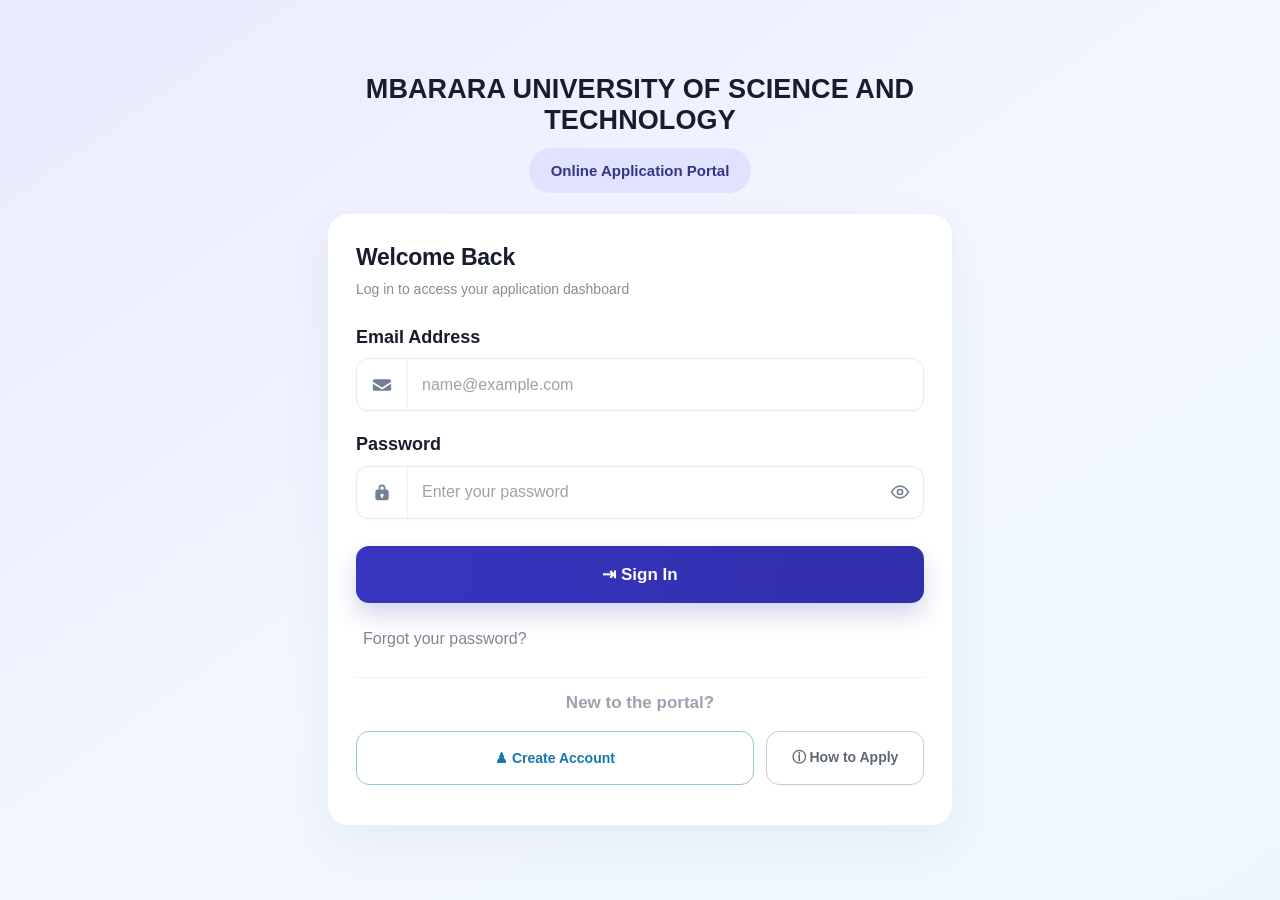
<file: index.html>
<!DOCTYPE html>
<html lang="en">
<head>
  <meta charset="UTF-8">
  <meta name="viewport" content="width=device-width, initial-scale=1.0">
  <title>MUST Online Application Portal — Design Demo</title>
  <link rel="stylesheet" href="style.css">
</head>
<body>
  <main class="portal">
    <header class="brand">
     <h1>MBARARA UNIVERSITY OF SCIENCE AND TECHNOLOGY</h1>
      <div class="portal-tag">Online Application Portal</div>
    </header>

    <section class="login-card">
      <div id="loginView">
        <h2 class="view-title">Welcome Back</h2>
        <p class="intro">Log in to access your application dashboard</p>
        <div id="loginNotice" class="notice" role="status"></div>

        <form id="loginForm">
          <div class="field">
            <label for="loginEmail">Email Address</label>
            <div class="input-shell">
              <span class="input-icon" aria-hidden="true">
                <svg viewBox="0 0 24 24" fill="currentColor"><path d="M3 5h18a2 2 0 0 1 2 2v1l-11 7L1 8V7a2 2 0 0 1 2-2zm-2 5.4 10.4 6.7a1.1 1.1 0 0 0 1.2 0L23 10.4V17a2 2 0 0 1-2 2H3a2 2 0 0 1-2-2z"/></svg>
              </span>
              <input id="loginEmail" type="email" placeholder="name@example.com" autocomplete="email" required>
            </div>
          </div>

          <div class="field">
            <label for="loginPassword">Password</label>
            <div class="input-shell">
              <span class="input-icon" aria-hidden="true">
                <svg viewBox="0 0 24 24" fill="currentColor"><path d="M17 9h-1V7a4 4 0 0 0-8 0v2H7a3 3 0 0 0-3 3v7a3 3 0 0 0 3 3h10a3 3 0 0 0 3-3v-7a3 3 0 0 0-3-3zM10 7a2 2 0 0 1 4 0v2h-4zm3 10.7V19h-2v-1.3a2 2 0 1 1 2 0z"/></svg>
              </span>
              <input id="loginPassword" type="password" placeholder="Enter your password" autocomplete="current-password" required>
              <button class="eye" type="button" data-toggle="loginPassword" aria-label="Show or hide password">
                <svg viewBox="0 0 24 24" fill="none" stroke="currentColor" stroke-width="2"><path d="M2 12s3.5-7 10-7 10 7 10 7-3.5 7-10 7S2 12 2 12z"/><circle cx="12" cy="12" r="3"/></svg>
              </button>
            </div>
          </div>

          <button class="sign-in" type="submit">⇥ Sign In</button>
        </form>

        <div class="forgot-row">
          <button class="link-button" id="forgotButton" type="button"><span class="key-icon"></span>Forgot your password?</button>
        </div>

        <div class="separator"></div>
        <div class="new-here">New to the portal?</div>
        <div class="bottom-actions">
          <button class="create-account" id="showSignup" type="button">♟ Create Account</button>
          <button class="how-apply" id="howApply" type="button">ⓘ How to Apply</button>
        </div>
      </div>

      <div id="signupView" class="hidden">
        <button class="back-button" id="backToLogin" type="button">← Back to sign in</button>
        <h2 class="view-title">Create Account</h2>
        <p class="intro">Register to begin your online application</p>
        <div id="signupNotice" class="notice" role="status"></div>

        <form id="signupForm">
          <div class="field">
            <label for="fullName">Full Name</label>
            <div class="input-shell"><span class="input-icon" aria-hidden="true">♟</span><input id="fullName" type="text" placeholder="Enter your full name" autocomplete="name" minlength="2" required></div>
          </div>
          <div class="field">
            <label for="signupEmail">Email Address</label>
            <div class="input-shell"><span class="input-icon" aria-hidden="true">✉</span><input id="signupEmail" type="email" placeholder="name@example.com" autocomplete="email" required></div>
          </div>
          <div class="field">
            <label for="signupPassword">Password</label>
            <div class="input-shell"><span class="input-icon" aria-hidden="true">🔒</span><input id="signupPassword" type="password" placeholder="At least 8 characters" minlength="8" autocomplete="new-password" required><button class="eye" type="button" data-toggle="signupPassword" aria-label="Show or hide password">◉</button></div>
          </div>
          <div class="field">
            <label for="confirmPassword">Confirm Password</label>
            <div class="input-shell"><span class="input-icon" aria-hidden="true">🔒</span><input id="confirmPassword" type="password" placeholder="Enter password again" minlength="8" autocomplete="new-password" required></div>
          </div>
          <button class="sign-in" type="submit">Create Account</button>
        </form>
        <p class="fine-print">Class project prototype. Do not use a real password.</p>
      </div>

      <div id="dashboardView" class="hidden">
        <h2 class="view-title">Welcome to your dashboard!</h2>
        <p class="intro" id="welcomeText">You have signed in.</p>
        <div class="notice success show">You are signed in to this local demonstration.</div>
        <div class="dashboard-panel"><strong>Application Status</strong><p>No application submitted yet.</p></div>
        <button class="sign-in" id="signOut" type="button">Sign Out</button>
      </div>

      <p class="fine-print"></p>
    </section>
  </main>

  <script src="script.js" defer></script>
</body>
</html>
</file>
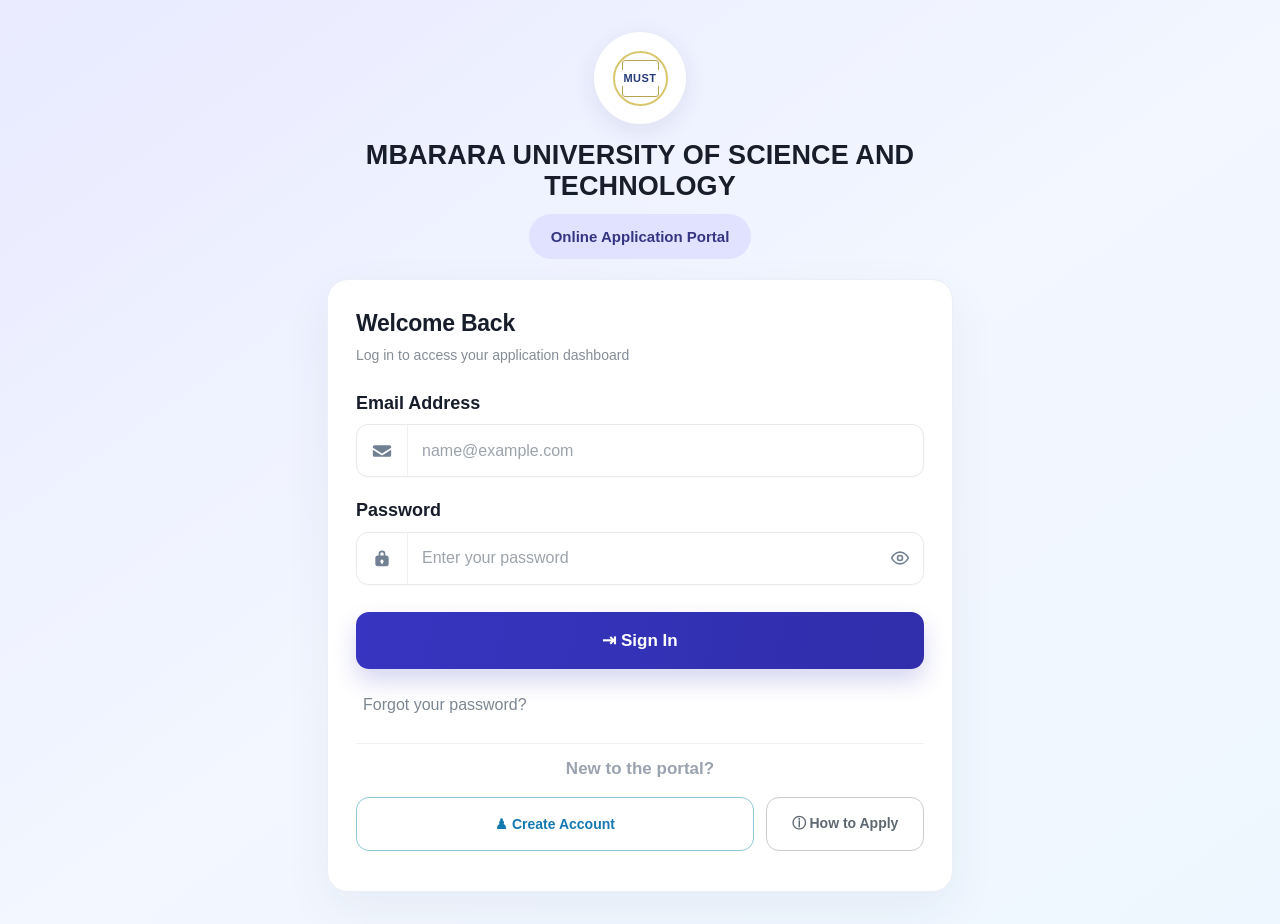
<file: login.html>
<!DOCTYPE html>
<html lang="en">
<head>
  <meta charset="UTF-8">
  <meta name="viewport" content="width=device-width, initial-scale=1.0">
  <title>MUST Online Application Portal — Design Demo</title>
  <style>
    :root {
      --purple: #3432b7;
      --purple-dark: #2f2da8;
      --ink: #171d2a;
      --muted: #87919d;
      --line: #e9ebef;
    }

    * { box-sizing: border-box; }

    html, body { min-height: 100%; }

    body {
      margin: 0;
      min-height: 100vh;
      padding: 32px 18px;
      display: flex;
      align-items: center;
      justify-content: center;
      font-family: Arial, Helvetica, sans-serif;
      color: var(--ink);
      background: linear-gradient(145deg, #e9eaff 0%, #f3f7ff 52%, #eef7ff 100%);
    }

    .portal {
      width: 100%;
      max-width: 626px;
    }

    .brand {
      text-align: center;
      margin: 0 auto 20px;
    }

    .crest {
      width: 92px;
      height: 92px;
      margin: 0 auto 16px;
      border-radius: 50%;
      background: #fff;
      box-shadow: 0 7px 25px rgba(40, 48, 105, .09);
      display: flex;
      align-items: center;
      justify-content: center;
    }

    /* A simple original crest placeholder, not the university's official logo. */
    .crest-inner {
      width: 55px;
      height: 55px;
      border: 2px solid #d8c76e;
      border-radius: 50%;
      display: grid;
      place-items: center;
      color: #263b79;
      font-size: 11px;
      font-weight: 800;
      letter-spacing: .5px;
      position: relative;
    }

    .crest-inner::before {
      content: "";
      position: absolute;
      inset: 7px;
      border: 1px solid #b5a44d;
      border-radius: 3px;
    }

    .crest-inner span {
      background: #fff;
      z-index: 1;
      padding: 2px;
    }

    .brand h1 {
      max-width: 590px;
      margin: 0 auto 11px;
      font-size: 27px;
      line-height: 1.16;
      font-weight: 800;
      letter-spacing: .1px;
    }

    .portal-tag {
      display: inline-flex;
      align-items: center;
      justify-content: center;
      min-height: 45px;
      padding: 0 22px;
      border-radius: 28px;
      background: #e0e2ff;
      color: #343583;
      font-size: 15px;
      font-weight: 700;
    }

    .login-card {
      width: 100%;
      padding: 30px 28px 22px;
      border: 1px solid rgba(235, 238, 245, .9);
      border-radius: 21px;
      background: #fff;
      box-shadow: 0 18px 50px rgba(39, 52, 90, .06);
    }

    .view-title {
      margin: 0 0 8px;
      font-size: 23px;
      font-weight: 800;
      letter-spacing: -.25px;
    }

    .intro {
      margin: 0 0 27px;
      color: #858d96;
      font-size: 14px;
      line-height: 1.5;
    }

    .field { margin-bottom: 23px; }

    .field label {
      display: block;
      margin: 0 0 10px;
      font-size: 18px;
      line-height: 1.2;
      font-weight: 700;
    }

    .input-shell {
      height: 53px;
      display: flex;
      align-items: center;
      border: 1px solid #e9eaed;
      border-radius: 12px;
      overflow: hidden;
      background: #fff;
      box-shadow: 0 1px 3px rgba(30, 40, 60, .025);
    }

    .input-shell:focus-within {
      border-color: #8c8ae0;
      box-shadow: 0 0 0 3px rgba(52, 50, 183, .08);
    }

    .input-icon {
      width: 51px;
      height: 100%;
      flex: 0 0 51px;
      display: grid;
      place-items: center;
      border-right: 1px solid #f0f1f3;
      color: #718093;
    }

    .input-icon svg, .eye svg {
      width: 20px;
      height: 20px;
      display: block;
    }

    .input-shell input {
      width: 100%;
      min-width: 0;
      height: 100%;
      padding: 0 14px;
      border: 0;
      outline: 0;
      color: #263044;
      background: transparent;
      font: inherit;
      font-size: 16px;
    }

    .input-shell input::placeholder { color: #9ca3aa; opacity: 1; }

    .eye {
      height: 100%;
      width: 47px;
      flex: 0 0 47px;
      display: grid;
      place-items: center;
      border: 0;
      background: transparent;
      color: #718093;
      cursor: pointer;
    }

    .sign-in {
      width: 100%;
      height: 57px;
      margin-top: 4px;
      border: 0;
      border-radius: 13px;
      background: linear-gradient(100deg, #3735c1, #302eaa);
      color: white;
      font-size: 17px;
      font-weight: 800;
      cursor: pointer;
      box-shadow: 0 12px 23px rgba(52, 50, 183, .20);
    }

    .sign-in:hover { filter: brightness(1.04); }

    .forgot-row { margin: 23px 0 28px; }

    .link-button {
      padding: 0;
      border: 0;
      background: transparent;
      color: #7d8793;
      font: inherit;
      font-size: 16px;
      cursor: pointer;
      text-align: left;
    }

    .link-button:hover { color: var(--purple); }

    .key-icon { color: #748294; font-size: 20px; margin-right: 7px; }

    .separator {
      height: 1px;
      background: #f0f1f4;
      margin: 0 0 15px;
    }

    .new-here {
      text-align: center;
      margin: 0 0 18px;
      color: #9aa3af;
      font-size: 17px;
      font-weight: 700;
    }

    .bottom-actions {
      display: flex;
      gap: 12px;
    }

    .create-account, .how-apply {
      min-height: 54px;
      border-radius: 13px;
      background: #fff;
      font-size: 14px;
      font-weight: 700;
      cursor: pointer;
    }

    .create-account {
      flex: 1;
      border: 1px solid #8ec8d6;
      color: #1678b0;
    }

    .how-apply {
      flex: 0 0 158px;
      border: 1px solid #c8cbd0;
      color: #5e6873;
    }

    .create-account:hover, .how-apply:hover { background: #f9fbff; }

    .back-button {
      margin: 0 0 20px;
      padding: 0;
      border: 0;
      background: transparent;
      color: var(--purple);
      font-size: 14px;
      font-weight: 700;
      cursor: pointer;
    }

    .notice {
      display: none;
      margin: 0 0 18px;
      padding: 12px 14px;
      border-radius: 10px;
      font-size: 13px;
      line-height: 1.5;
    }

    .notice.show { display: block; }
    .notice.error { color: #9b2632; background: #fff0f1; }
    .notice.success { color: #176c42; background: #eaf9f0; }

    .hidden { display: none !important; }

    .dashboard-panel {
      border: 1px solid var(--line);
      border-radius: 12px;
      padding: 17px;
      margin: 20px 0;
    }

    .dashboard-panel p { color: var(--muted); font-size: 14px; margin-bottom: 0; }

    .fine-print {
      margin: 18px 0 0;
      text-align: center;
      color: #9ca5b1;
      font-size: 11px;
      line-height: 1.5;
    }

    @media (max-width: 520px) {
      body { padding: 24px 13px; }
      .crest { width: 76px; height: 76px; }
      .brand h1 { font-size: 22px; }
      .portal-tag { min-height: 40px; font-size: 13px; }
      .login-card { padding: 25px 19px 20px; border-radius: 18px; }
      .view-title { font-size: 22px; }
      .field label { font-size: 16px; }
      .input-shell input { font-size: 14px; }
      .bottom-actions { flex-direction: column; }
      .how-apply { flex: auto; width: 100%; }
    }
  </style>
</head>
<body>
  <main class="portal">
    <header class="brand">
      <div class="crest" aria-label="Decorative university crest placeholder">
        <div class="crest-inner"><span>MUST</span></div>
      </div>
      <h1>MBARARA UNIVERSITY OF SCIENCE AND TECHNOLOGY</h1>
      <div class="portal-tag">Online Application Portal</div>
    </header>

    <section class="login-card">
      <div id="loginView">
        <h2 class="view-title">Welcome Back</h2>
        <p class="intro">Log in to access your application dashboard</p>
        <div id="loginNotice" class="notice" role="status"></div>

        <form id="loginForm">
          <div class="field">
            <label for="loginEmail">Email Address</label>
            <div class="input-shell">
              <span class="input-icon" aria-hidden="true">
                <svg viewBox="0 0 24 24" fill="currentColor"><path d="M3 5h18a2 2 0 0 1 2 2v1l-11 7L1 8V7a2 2 0 0 1 2-2zm-2 5.4 10.4 6.7a1.1 1.1 0 0 0 1.2 0L23 10.4V17a2 2 0 0 1-2 2H3a2 2 0 0 1-2-2z"/></svg>
              </span>
              <input id="loginEmail" type="email" placeholder="name@example.com" autocomplete="email" required>
            </div>
          </div>

          <div class="field">
            <label for="loginPassword">Password</label>
            <div class="input-shell">
              <span class="input-icon" aria-hidden="true">
                <svg viewBox="0 0 24 24" fill="currentColor"><path d="M17 9h-1V7a4 4 0 0 0-8 0v2H7a3 3 0 0 0-3 3v7a3 3 0 0 0 3 3h10a3 3 0 0 0 3-3v-7a3 3 0 0 0-3-3zM10 7a2 2 0 0 1 4 0v2h-4zm3 10.7V19h-2v-1.3a2 2 0 1 1 2 0z"/></svg>
              </span>
              <input id="loginPassword" type="password" placeholder="Enter your password" autocomplete="current-password" required>
              <button class="eye" type="button" data-toggle="loginPassword" aria-label="Show or hide password">
                <svg viewBox="0 0 24 24" fill="none" stroke="currentColor" stroke-width="2"><path d="M2 12s3.5-7 10-7 10 7 10 7-3.5 7-10 7S2 12 2 12z"/><circle cx="12" cy="12" r="3"/></svg>
              </button>
            </div>
          </div>

          <button class="sign-in" type="submit">⇥ Sign In</button>
        </form>

        <div class="forgot-row">
          <button class="link-button" id="forgotButton" type="button"><span class="key-icon"></span>Forgot your password?</button>
        </div>

        <div class="separator"></div>
        <div class="new-here">New to the portal?</div>
        <div class="bottom-actions">
          <button class="create-account" id="showSignup" type="button">♟ Create Account</button>
          <button class="how-apply" id="howApply" type="button">ⓘ How to Apply</button>
        </div>
      </div>

      <div id="signupView" class="hidden">
        <button class="back-button" id="backToLogin" type="button">← Back to sign in</button>
        <h2 class="view-title">Create Account</h2>
        <p class="intro">Register to begin your online application</p>
        <div id="signupNotice" class="notice" role="status"></div>

        <form id="signupForm">
          <div class="field">
            <label for="fullName">Full Name</label>
            <div class="input-shell"><span class="input-icon" aria-hidden="true">♟</span><input id="fullName" type="text" placeholder="Enter your full name" autocomplete="name" minlength="2" required></div>
          </div>
          <div class="field">
            <label for="signupEmail">Email Address</label>
            <div class="input-shell"><span class="input-icon" aria-hidden="true">✉</span><input id="signupEmail" type="email" placeholder="name@example.com" autocomplete="email" required></div>
          </div>
          <div class="field">
            <label for="signupPassword">Password</label>
            <div class="input-shell"><span class="input-icon" aria-hidden="true">🔒</span><input id="signupPassword" type="password" placeholder="At least 8 characters" minlength="8" autocomplete="new-password" required><button class="eye" type="button" data-toggle="signupPassword" aria-label="Show or hide password">◉</button></div>
          </div>
          <div class="field">
            <label for="confirmPassword">Confirm Password</label>
            <div class="input-shell"><span class="input-icon" aria-hidden="true">🔒</span><input id="confirmPassword" type="password" placeholder="Enter password again" minlength="8" autocomplete="new-password" required></div>
          </div>
          <button class="sign-in" type="submit">Create Account</button>
        </form>
        <p class="fine-print">Class project prototype. Do not use a real password.</p>
      </div>

      <div id="dashboardView" class="hidden">
        <h2 class="view-title">Welcome to your dashboard!</h2>
        <p class="intro" id="welcomeText">You have signed in.</p>
        <div class="notice success show">You are signed in to this local demonstration.</div>
        <div class="dashboard-panel"><strong>Application Status</strong><p>No application submitted yet.</p></div>
        <button class="sign-in" id="signOut" type="button">Sign Out</button>
      </div>

      <p class="fine-print"></p>
    </section>
  </main>

  <script>
    const $ = id => document.getElementById(id);
    const views = [$("loginView"), $("signupView"), $("dashboardView")];

    function showView(view) {
      views.forEach(item => item.classList.add("hidden"));
      view.classList.remove("hidden");
      clearNotices();
    }

    function clearNotices() {
      ["loginNotice", "signupNotice"].forEach(id => {
        $(id).className = "notice";
        $(id).textContent = "";
      });
    }

    function notify(id, text, type = "error") {
      $(id).textContent = text;
      $(id).className = "notice show " + type;
    }

    function readUsers() {
      try {
        return JSON.parse(localStorage.getItem("mustPortalDemoUsers") || "{}");
      } catch {
        return {};
      }
    }

    document.querySelectorAll("[data-toggle]").forEach(button => {
      button.addEventListener("click", () => {
        const input = $(button.dataset.toggle);
        input.type = input.type === "password" ? "text" : "password";
      });
    });

    $("showSignup").addEventListener("click", () => showView($("signupView")));
    $("backToLogin").addEventListener("click", () => showView($("loginView")));

    $("signupForm").addEventListener("submit", event => {
      event.preventDefault();
      const name = $("fullName").value.trim();
      const email = $("signupEmail").value.trim().toLowerCase();
      const password = $("signupPassword").value;
      const confirmation = $("confirmPassword").value;

      if (password !== confirmation) {
        notify("signupNotice", "The passwords do not match. Please try again.");
        return;
      }

      const users = readUsers();
      if (users[email]) {
        notify("signupNotice", "An account with this email already exists.");
        return;
      }

      // Demonstration only: production accounts must use a secure server and password hashing.
      users[email] = { name, password };

      try {
        localStorage.setItem("mustPortalDemoUsers", JSON.stringify(users));
      } catch {
        notify("signupNotice", "Browser storage is unavailable. Please try another browser.");
        return;
      }

      $("signupForm").reset();
      showView($("loginView"));
      $("loginEmail").value = email;
      notify("loginNotice", "Demo account created! You can now sign in.", "success");
    });

    $("loginForm").addEventListener("submit", event => {
      event.preventDefault();
      const email = $("loginEmail").value.trim().toLowerCase();
      const password = $("loginPassword").value;
      const users = readUsers();

      if (!users[email] || users[email].password !== password) {
        notify("loginNotice", "Account not found or password incorrect. Create an account first or check your details.");
        return;
      }

      $("welcomeText").textContent = "Welcome, " + users[email].name + ". This is your student application dashboard.";
      showView($("dashboardView"));
    });

    $("signOut").addEventListener("click", () => {
      $("loginPassword").value = "";
      showView($("loginView"));
    });

    $("forgotButton").addEventListener("click", () => {
      notify("loginNotice", "Password recovery is a design demonstration. A real portal needs a secure password-reset process.", "success");
    });

    $("howApply").addEventListener("click", () => {
      notify("loginNotice", "Create an account, sign in, complete the application form, and submit the required documents. This prototype does not submit real applications.", "success");
    });
  </script>
</body>
</html>
</file>
<file: style.css>
:root {
      --purple: #3432b7;
      --purple-dark: #2f2da8;
      --ink: #171d2a;
      --muted: #87919d;
      --line: #e9ebef;
    }

    * { box-sizing: border-box; }

    html, body { min-height: 100%; }

    body {
      margin: 0;
      min-height: 100vh;
      padding: 32px 18px;
      display: flex;
      align-items: center;
      justify-content: center;
      font-family: Arial, Helvetica, sans-serif;
      color: var(--ink);
      background: linear-gradient(145deg, #e9eaff 0%, #f3f7ff 52%, #eef7ff 100%);
    }

    .portal {
      width: 100%;
      max-width: 626px;
    }

    .brand {
      text-align: center;
      margin: 0 auto 20px;
    }
    .brand h1 {
      max-width: 590px;
      margin: 0 auto 11px;
      font-size: 27px;
      line-height: 1.16;
      font-weight: 800;
      letter-spacing: .1px;
    }

    .portal-tag {
      display: inline-flex;
      align-items: center;
      justify-content: center;
      min-height: 45px;
      padding: 0 22px;
      border-radius: 28px;
      background: #e0e2ff;
      color: #343583;
      font-size: 15px;
      font-weight: 700;
    }

    .login-card {
      width: 100%;
      padding: 30px 28px 22px;
      border: 1px solid rgba(235, 238, 245, .9);
      border-radius: 21px;
      background: #fff;
      box-shadow: 0 18px 50px rgba(39, 52, 90, .06);
    }

    .view-title {
      margin: 0 0 8px;
      font-size: 23px;
      font-weight: 800;
      letter-spacing: -.25px;
    }

    .intro {
      margin: 0 0 27px;
      color: #858d96;
      font-size: 14px;
      line-height: 1.5;
    }

    .field { margin-bottom: 23px; }

    .field label {
      display: block;
      margin: 0 0 10px;
      font-size: 18px;
      line-height: 1.2;
      font-weight: 700;
    }

    .input-shell {
      height: 53px;
      display: flex;
      align-items: center;
      border: 1px solid #e9eaed;
      border-radius: 12px;
      overflow: hidden;
      background: #fff;
      box-shadow: 0 1px 3px rgba(30, 40, 60, .025);
    }

    .input-shell:focus-within {
      border-color: #8c8ae0;
      box-shadow: 0 0 0 3px rgba(52, 50, 183, .08);
    }

    .input-icon {
      width: 51px;
      height: 100%;
      flex: 0 0 51px;
      display: grid;
      place-items: center;
      border-right: 1px solid #f0f1f3;
      color: #718093;
    }

    .input-icon svg, .eye svg {
      width: 20px;
      height: 20px;
      display: block;
    }

    .input-shell input {
      width: 100%;
      min-width: 0;
      height: 100%;
      padding: 0 14px;
      border: 0;
      outline: 0;
      color: #263044;
      background: transparent;
      font: inherit;
      font-size: 16px;
    }

    .input-shell input::placeholder { color: #9ca3aa; opacity: 1; }

    .eye {
      height: 100%;
      width: 47px;
      flex: 0 0 47px;
      display: grid;
      place-items: center;
      border: 0;
      background: transparent;
      color: #718093;
      cursor: pointer;
    }

    .sign-in {
      width: 100%;
      height: 57px;
      margin-top: 4px;
      border: 0;
      border-radius: 13px;
      background: linear-gradient(100deg, #3735c1, #302eaa);
      color: white;
      font-size: 17px;
      font-weight: 800;
      cursor: pointer;
      box-shadow: 0 12px 23px rgba(52, 50, 183, .20);
    }

    .sign-in:hover { filter: brightness(1.04); }

    .forgot-row { margin: 23px 0 28px; }

    .link-button {
      padding: 0;
      border: 0;
      background: transparent;
      color: #7d8793;
      font: inherit;
      font-size: 16px;
      cursor: pointer;
      text-align: left;
    }

    .link-button:hover { color: var(--purple); }

    .key-icon { color: #748294; font-size: 20px; margin-right: 7px; }

    .separator {
      height: 1px;
      background: #f0f1f4;
      margin: 0 0 15px;
    }

    .new-here {
      text-align: center;
      margin: 0 0 18px;
      color: #9aa3af;
      font-size: 17px;
      font-weight: 700;
    }

    .bottom-actions {
      display: flex;
      gap: 12px;
    }

    .create-account, .how-apply {
      min-height: 54px;
      border-radius: 13px;
      background: #fff;
      font-size: 14px;
      font-weight: 700;
      cursor: pointer;
    }

    .create-account {
      flex: 1;
      border: 1px solid #8ec8d6;
      color: #1678b0;
    }

    .how-apply {
      flex: 0 0 158px;
      border: 1px solid #c8cbd0;
      color: #5e6873;
    }

    .create-account:hover, .how-apply:hover { background: #f9fbff; }

    .back-button {
      margin: 0 0 20px;
      padding: 0;
      border: 0;
      background: transparent;
      color: var(--purple);
      font-size: 14px;
      font-weight: 700;
      cursor: pointer;
    }

    .notice {
      display: none;
      margin: 0 0 18px;
      padding: 12px 14px;
      border-radius: 10px;
      font-size: 13px;
      line-height: 1.5;
    }

    .notice.show { display: block; }
    .notice.error { color: #9b2632; background: #fff0f1; }
    .notice.success { color: #176c42; background: #eaf9f0; }

    .hidden { display: none !important; }

    .dashboard-panel {
      border: 1px solid var(--line);
      border-radius: 12px;
      padding: 17px;
      margin: 20px 0;
    }

    .dashboard-panel p { color: var(--muted); font-size: 14px; margin-bottom: 0; }

    .fine-print {
      margin: 18px 0 0;
      text-align: center;
      color: #9ca5b1;
      font-size: 11px;
      line-height: 1.5;
    }

    @media (max-width: 520px) {
      body { padding: 24px 13px; }
     .brand h1 { font-size: 22px; }
      .portal-tag { min-height: 40px; font-size: 13px; }
      .login-card { padding: 25px 19px 20px; border-radius: 18px; }
      .view-title { font-size: 22px; }
      .field label { font-size: 16px; }
      .input-shell input { font-size: 14px; }
      .bottom-actions { flex-direction: column; }
      .how-apply { flex: auto; width: 100%; }
    }
</file>
